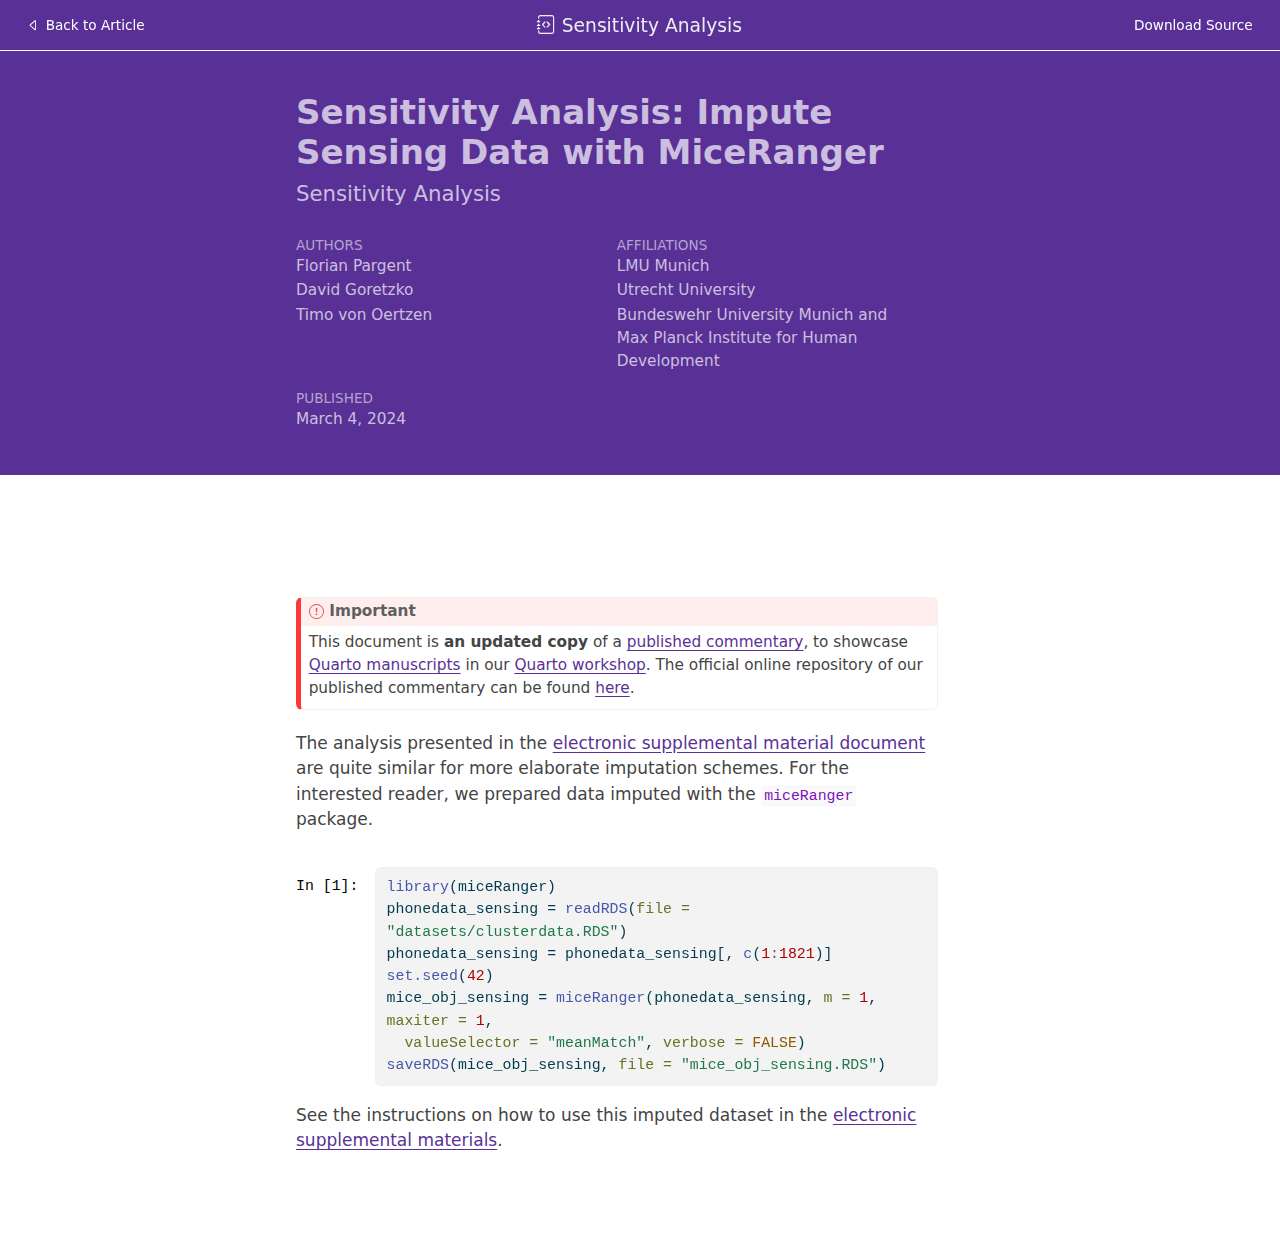
<file: sensitivity_analysis-preview.html>
<!DOCTYPE html>
<html xmlns="http://www.w3.org/1999/xhtml" lang="en" xml:lang="en"><head>
    <meta charset="utf-8">
    <meta name="generator" content="quarto-1.4.550">

    <meta name="viewport" content="width=device-width, initial-scale=1.0, user-scalable=yes">

    <meta name="author" content="Florian Pargent">
    <meta name="author" content="David Goretzko">
    <meta name="author" content="Timo von Oertzen">
    <meta name="dcterms.date" content="2024-03-04">

    <title>Sensitivity Analysis: Impute Sensing Data with MiceRanger</title>
    <style>
      code{white-space: pre-wrap;}
      span.smallcaps{font-variant: small-caps;}
      div.columns{display: flex; gap: min(4vw, 1.5em);}
      div.column{flex: auto; overflow-x: auto;}
      div.hanging-indent{margin-left: 1.5em; text-indent: -1.5em;}
      ul.task-list{list-style: none;}
      ul.task-list li input[type="checkbox"] {
        width: 0.8em;
        margin: 0 0.8em 0.2em -1em; /* quarto-specific, see https://github.com/quarto-dev/quarto-cli/issues/4556 */ 
        vertical-align: middle;
      }
      /* CSS for syntax highlighting */
      pre > code.sourceCode { white-space: pre; position: relative; }
      pre > code.sourceCode > span { line-height: 1.25; }
      pre > code.sourceCode > span:empty { height: 1.2em; }
      .sourceCode { overflow: visible; }
      code.sourceCode > span { color: inherit; text-decoration: inherit; }
      div.sourceCode { margin: 1em 0; }
      pre.sourceCode { margin: 0; }
      @media screen {
      div.sourceCode { overflow: auto; }
      }
      @media print {
      pre > code.sourceCode { white-space: pre-wrap; }
      pre > code.sourceCode > span { text-indent: -5em; padding-left: 5em; }
      }
      pre.numberSource code
        { counter-reset: source-line 0; }
      pre.numberSource code > span
        { position: relative; left: -4em; counter-increment: source-line; }
      pre.numberSource code > span > a:first-child::before
        { content: counter(source-line);
          position: relative; left: -1em; text-align: right; vertical-align: baseline;
          border: none; display: inline-block;
          -webkit-touch-callout: none; -webkit-user-select: none;
          -khtml-user-select: none; -moz-user-select: none;
          -ms-user-select: none; user-select: none;
          padding: 0 4px; width: 4em;
        }
      pre.numberSource { margin-left: 3em;  padding-left: 4px; }
      div.sourceCode
        {   }
      @media screen {
      pre > code.sourceCode > span > a:first-child::before { text-decoration: underline; }
      }
    </style>

    <style>
      body.hypothesis-enabled #quarto-embed-header {
        padding-right: 36px;
      }

      #quarto-embed-header {
        height: 3em;
        width: 100%;
        display: flex;
        justify-content: space-between;
        align-items: center;
        border-bottom: solid 1px;
      }

      #quarto-embed-header h6 {
        font-size: 1.1em;
        padding-top: 0.6em;
        margin-left: 1em;
        margin-right: 1em;
        font-weight: 400;
      }

      #quarto-embed-header a.quarto-back-link,
      #quarto-embed-header a.quarto-download-embed {
        font-size: 0.8em;
        margin-top: 1em;
        margin-bottom: 1em;
        margin-left: 1em;
        margin-right: 1em;
      }

      .quarto-back-container {
        padding-left: 0.5em;
        display: flex;
      }

      .headroom {
          will-change: transform;
          transition: transform 200ms linear;
      }

      .headroom--pinned {
          transform: translateY(0%);
      }

      .headroom--unpinned {
          transform: translateY(-100%);
      }      
    </style>

    <script>
    window.document.addEventListener("DOMContentLoaded", function () {

      var header = window.document.querySelector("#quarto-embed-header");
      const titleBannerEl = window.document.querySelector("body > #title-block-header");
      if (titleBannerEl) {
        titleBannerEl.style.paddingTop = header.clientHeight + "px";
      }
      const contentEl = window.document.getElementById('quarto-content');
      for (const child of contentEl.children) {
        child.style.paddingTop = header.clientHeight + "px";
        child.style.marginTop = "1em";
      }

      // Use the article root if the `back` call doesn't work. This isn't perfect
      // but should typically work
      window.quartoBackToArticle = () => {
        var currentUrl = window.location.href;
        window.history.back();
        setTimeout(() => {
            // if location was not changed in 100 ms, then there is no history back
            if(currentUrl === window.location.href){              
                // redirect to site root
                window.location.href = "index.html";
            }
        }, 100);
      }

      const headroom = new window.Headroom(header, {
        tolerance: 5,
        onPin: function () {
        },
        onUnpin: function () {
        },
      });
      headroom.init();
    });
    </script>

    
<script src="site_libs/manuscript-notebook/headroom.min.js"></script>
<script src="site_libs/clipboard/clipboard.min.js"></script>
<script src="site_libs/quarto-html/quarto.js"></script>
<script src="site_libs/quarto-html/popper.min.js"></script>
<script src="site_libs/quarto-html/tippy.umd.min.js"></script>
<script src="site_libs/quarto-html/anchor.min.js"></script>
<link href="site_libs/quarto-html/tippy.css" rel="stylesheet">
<link href="site_libs/quarto-html/quarto-syntax-highlighting.css" rel="stylesheet" id="quarto-text-highlighting-styles">
<script src="site_libs/bootstrap/bootstrap.min.js"></script>
<link href="site_libs/bootstrap/bootstrap-icons.css" rel="stylesheet">
<link href="site_libs/bootstrap/bootstrap.min.css" rel="stylesheet" id="quarto-bootstrap" data-mode="light">
     
      </head>

  <body class="quarto-notebook">
    <div id="quarto-embed-header" class="headroom fixed-top bg-primary">
      
      <a onclick="window.quartoBackToArticle(); return false;" class="btn btn-primary quarto-back-link" href=""><i class="bi bi-caret-left"></i> Back to Article</a>
      <h6><i class="bi bi-journal-code"></i> Sensitivity Analysis</h6>

            <a href="./sensitivity_analysis.qmd" class="btn btn-primary quarto-download-embed" download="sensitivity_analysis.qmd">Download Source</a>
          </div>

     <header id="title-block-header" class="quarto-title-block default toc-left page-columns page-full">
  <div class="quarto-title-banner page-columns page-full">
    <div class="quarto-title column-body">
      <h1 class="title">Sensitivity Analysis: Impute Sensing Data with MiceRanger</h1>
            <p class="subtitle lead">Sensitivity Analysis</p>
          </div>

    
    <div class="quarto-title-meta-container">
      <div class="quarto-title-meta-column-start">
            <div class="quarto-title-meta-author">
          <div class="quarto-title-meta-heading">Authors</div>
          <div class="quarto-title-meta-heading">Affiliations</div>
          
                <div class="quarto-title-meta-contents">
            <p class="author">Florian Pargent </p>
          </div>
                <div class="quarto-title-meta-contents">
                    <p class="affiliation">
                        LMU Munich
                      </p>
                  </div>
                      <div class="quarto-title-meta-contents">
            <p class="author">David Goretzko </p>
          </div>
                <div class="quarto-title-meta-contents">
                    <p class="affiliation">
                        Utrecht University
                      </p>
                  </div>
                      <div class="quarto-title-meta-contents">
            <p class="author">Timo von Oertzen </p>
          </div>
                <div class="quarto-title-meta-contents">
                    <p class="affiliation">
                        Bundeswehr University Munich and Max Planck Institute for Human Development
                      </p>
                  </div>
                    </div>
        
        <div class="quarto-title-meta">

                      
                <div>
            <div class="quarto-title-meta-heading">Published</div>
            <div class="quarto-title-meta-contents">
              <p class="date">March 4, 2024</p>
            </div>
          </div>
          
                
              </div>
      </div>
      <div class="quarto-title-meta-column-end quarto-other-formats-target">
      </div>
    </div>



    <div class="quarto-other-links-text-target">
    </div>  </div>
</header><div id="quarto-content" class="page-columns page-rows-contents page-layout-article toc-left">
<div id="quarto-sidebar-toc-left" class="sidebar toc-left">
  
</div>
<div id="quarto-margin-sidebar" class="sidebar margin-sidebar">
</div>
<main class="content quarto-banner-title-block" id="quarto-document-content">      

     <div class="callout callout-style-default callout-important callout-titled">
<div class="callout-header d-flex align-content-center">
<div class="callout-icon-container">
<i class="callout-icon"></i>
</div>
<div class="callout-title-container flex-fill">
Important
</div>
</div>
<div class="callout-body-container callout-body">
<p>This document is <strong>an updated copy</strong> of a <a href="https://doi.org/10.1093/jrsssb/qkad054">published commentary</a>, to showcase <a href="https://quarto.org/docs/manuscripts/">Quarto manuscripts</a> in our <a href="https://florianpargent.github.io/Quarto_LMU_OSC/">Quarto workshop</a>. The official online repository of our published commentary can be found <a href="https://osf.io/5symf/">here</a>.</p>
</div>
</div>
<p>The analysis presented in the <a href="./electronic_supplemental_material-preview.html">electronic supplemental material document</a> are quite similar for more elaborate imputation schemes. For the interested reader, we prepared data imputed with the <code>miceRanger</code> package.</p>
<div class="cell-container"><div class="cell-decorator"><pre>In [1]:</pre></div><div class="cell">
<div class="sourceCode cell-code" id="cb1"><pre class="sourceCode r code-with-copy"><code class="sourceCode r"><span id="cb1-1"><a href="#cb1-1" aria-hidden="true" tabindex="-1"></a><span class="fu">library</span>(miceRanger)</span>
<span id="cb1-2"><a href="#cb1-2" aria-hidden="true" tabindex="-1"></a>phonedata_sensing <span class="ot">=</span> <span class="fu">readRDS</span>(<span class="at">file =</span> <span class="st">"datasets/clusterdata.RDS"</span>)</span>
<span id="cb1-3"><a href="#cb1-3" aria-hidden="true" tabindex="-1"></a>phonedata_sensing <span class="ot">=</span> phonedata_sensing[, <span class="fu">c</span>(<span class="dv">1</span><span class="sc">:</span><span class="dv">1821</span>)]</span>
<span id="cb1-4"><a href="#cb1-4" aria-hidden="true" tabindex="-1"></a><span class="fu">set.seed</span>(<span class="dv">42</span>)</span>
<span id="cb1-5"><a href="#cb1-5" aria-hidden="true" tabindex="-1"></a>mice_obj_sensing <span class="ot">=</span> <span class="fu">miceRanger</span>(phonedata_sensing, <span class="at">m =</span> <span class="dv">1</span>, <span class="at">maxiter =</span> <span class="dv">1</span>, </span>
<span id="cb1-6"><a href="#cb1-6" aria-hidden="true" tabindex="-1"></a>  <span class="at">valueSelector =</span> <span class="st">"meanMatch"</span>, <span class="at">verbose =</span> <span class="cn">FALSE</span>)</span>
<span id="cb1-7"><a href="#cb1-7" aria-hidden="true" tabindex="-1"></a><span class="fu">saveRDS</span>(mice_obj_sensing, <span class="at">file =</span> <span class="st">"mice_obj_sensing.RDS"</span>)</span></code><button title="Copy to Clipboard" class="code-copy-button"><i class="bi"></i></button></pre></div>
</div></div>
<p>See the instructions on how to use this imputed dataset in the <a href="./electronic_supplemental_material-preview.html#mobile-sensing-data">electronic supplemental materials</a>.</p>
     </main>
<!-- /main column -->  <script id="quarto-html-after-body" type="application/javascript">
window.document.addEventListener("DOMContentLoaded", function (event) {
  const toggleBodyColorMode = (bsSheetEl) => {
    const mode = bsSheetEl.getAttribute("data-mode");
    const bodyEl = window.document.querySelector("body");
    if (mode === "dark") {
      bodyEl.classList.add("quarto-dark");
      bodyEl.classList.remove("quarto-light");
    } else {
      bodyEl.classList.add("quarto-light");
      bodyEl.classList.remove("quarto-dark");
    }
  }
  const toggleBodyColorPrimary = () => {
    const bsSheetEl = window.document.querySelector("link#quarto-bootstrap");
    if (bsSheetEl) {
      toggleBodyColorMode(bsSheetEl);
    }
  }
  toggleBodyColorPrimary();  
  const icon = "";
  const anchorJS = new window.AnchorJS();
  anchorJS.options = {
    placement: 'right',
    icon: icon
  };
  anchorJS.add('.anchored');
  const isCodeAnnotation = (el) => {
    for (const clz of el.classList) {
      if (clz.startsWith('code-annotation-')) {                     
        return true;
      }
    }
    return false;
  }
  const clipboard = new window.ClipboardJS('.code-copy-button', {
    text: function(trigger) {
      const codeEl = trigger.previousElementSibling.cloneNode(true);
      for (const childEl of codeEl.children) {
        if (isCodeAnnotation(childEl)) {
          childEl.remove();
        }
      }
      return codeEl.innerText;
    }
  });
  clipboard.on('success', function(e) {
    // button target
    const button = e.trigger;
    // don't keep focus
    button.blur();
    // flash "checked"
    button.classList.add('code-copy-button-checked');
    var currentTitle = button.getAttribute("title");
    button.setAttribute("title", "Copied!");
    let tooltip;
    if (window.bootstrap) {
      button.setAttribute("data-bs-toggle", "tooltip");
      button.setAttribute("data-bs-placement", "left");
      button.setAttribute("data-bs-title", "Copied!");
      tooltip = new bootstrap.Tooltip(button, 
        { trigger: "manual", 
          customClass: "code-copy-button-tooltip",
          offset: [0, -8]});
      tooltip.show();    
    }
    setTimeout(function() {
      if (tooltip) {
        tooltip.hide();
        button.removeAttribute("data-bs-title");
        button.removeAttribute("data-bs-toggle");
        button.removeAttribute("data-bs-placement");
      }
      button.setAttribute("title", currentTitle);
      button.classList.remove('code-copy-button-checked');
    }, 1000);
    // clear code selection
    e.clearSelection();
  });
  function tippyHover(el, contentFn, onTriggerFn, onUntriggerFn) {
    const config = {
      allowHTML: true,
      maxWidth: 500,
      delay: 100,
      arrow: false,
      appendTo: function(el) {
          return el.parentElement;
      },
      interactive: true,
      interactiveBorder: 10,
      theme: 'quarto',
      placement: 'bottom-start',
    };
    if (contentFn) {
      config.content = contentFn;
    }
    if (onTriggerFn) {
      config.onTrigger = onTriggerFn;
    }
    if (onUntriggerFn) {
      config.onUntrigger = onUntriggerFn;
    }
    window.tippy(el, config); 
  }
  const noterefs = window.document.querySelectorAll('a[role="doc-noteref"]');
  for (var i=0; i<noterefs.length; i++) {
    const ref = noterefs[i];
    tippyHover(ref, function() {
      // use id or data attribute instead here
      let href = ref.getAttribute('data-footnote-href') || ref.getAttribute('href');
      try { href = new URL(href).hash; } catch {}
      const id = href.replace(/^#\/?/, "");
      const note = window.document.getElementById(id);
      return note.innerHTML;
    });
  }
  const xrefs = window.document.querySelectorAll('a.quarto-xref');
  const processXRef = (id, note) => {
    // Strip column container classes
    const stripColumnClz = (el) => {
      el.classList.remove("page-full", "page-columns");
      if (el.children) {
        for (const child of el.children) {
          stripColumnClz(child);
        }
      }
    }
    stripColumnClz(note)
    if (id === null || id.startsWith('sec-')) {
      // Special case sections, only their first couple elements
      const container = document.createElement("div");
      if (note.children && note.children.length > 2) {
        container.appendChild(note.children[0].cloneNode(true));
        for (let i = 1; i < note.children.length; i++) {
          const child = note.children[i];
          if (child.tagName === "P" && child.innerText === "") {
            continue;
          } else {
            container.appendChild(child.cloneNode(true));
            break;
          }
        }
        if (window.Quarto?.typesetMath) {
          window.Quarto.typesetMath(container);
        }
        return container.innerHTML
      } else {
        if (window.Quarto?.typesetMath) {
          window.Quarto.typesetMath(note);
        }
        return note.innerHTML;
      }
    } else {
      // Remove any anchor links if they are present
      const anchorLink = note.querySelector('a.anchorjs-link');
      if (anchorLink) {
        anchorLink.remove();
      }
      if (window.Quarto?.typesetMath) {
        window.Quarto.typesetMath(note);
      }
      // TODO in 1.5, we should make sure this works without a callout special case
      if (note.classList.contains("callout")) {
        return note.outerHTML;
      } else {
        return note.innerHTML;
      }
    }
  }
  for (var i=0; i<xrefs.length; i++) {
    const xref = xrefs[i];
    tippyHover(xref, undefined, function(instance) {
      instance.disable();
      let url = xref.getAttribute('href');
      let hash = undefined; 
      if (url.startsWith('#')) {
        hash = url;
      } else {
        try { hash = new URL(url).hash; } catch {}
      }
      if (hash) {
        const id = hash.replace(/^#\/?/, "");
        const note = window.document.getElementById(id);
        if (note !== null) {
          try {
            const html = processXRef(id, note.cloneNode(true));
            instance.setContent(html);
          } finally {
            instance.enable();
            instance.show();
          }
        } else {
          // See if we can fetch this
          fetch(url.split('#')[0])
          .then(res => res.text())
          .then(html => {
            const parser = new DOMParser();
            const htmlDoc = parser.parseFromString(html, "text/html");
            const note = htmlDoc.getElementById(id);
            if (note !== null) {
              const html = processXRef(id, note);
              instance.setContent(html);
            } 
          }).finally(() => {
            instance.enable();
            instance.show();
          });
        }
      } else {
        // See if we can fetch a full url (with no hash to target)
        // This is a special case and we should probably do some content thinning / targeting
        fetch(url)
        .then(res => res.text())
        .then(html => {
          const parser = new DOMParser();
          const htmlDoc = parser.parseFromString(html, "text/html");
          const note = htmlDoc.querySelector('main.content');
          if (note !== null) {
            // This should only happen for chapter cross references
            // (since there is no id in the URL)
            // remove the first header
            if (note.children.length > 0 && note.children[0].tagName === "HEADER") {
              note.children[0].remove();
            }
            const html = processXRef(null, note);
            instance.setContent(html);
          } 
        }).finally(() => {
          instance.enable();
          instance.show();
        });
      }
    }, function(instance) {
    });
  }
      let selectedAnnoteEl;
      const selectorForAnnotation = ( cell, annotation) => {
        let cellAttr = 'data-code-cell="' + cell + '"';
        let lineAttr = 'data-code-annotation="' +  annotation + '"';
        const selector = 'span[' + cellAttr + '][' + lineAttr + ']';
        return selector;
      }
      const selectCodeLines = (annoteEl) => {
        const doc = window.document;
        const targetCell = annoteEl.getAttribute("data-target-cell");
        const targetAnnotation = annoteEl.getAttribute("data-target-annotation");
        const annoteSpan = window.document.querySelector(selectorForAnnotation(targetCell, targetAnnotation));
        const lines = annoteSpan.getAttribute("data-code-lines").split(",");
        const lineIds = lines.map((line) => {
          return targetCell + "-" + line;
        })
        let top = null;
        let height = null;
        let parent = null;
        if (lineIds.length > 0) {
            //compute the position of the single el (top and bottom and make a div)
            const el = window.document.getElementById(lineIds[0]);
            top = el.offsetTop;
            height = el.offsetHeight;
            parent = el.parentElement.parentElement;
          if (lineIds.length > 1) {
            const lastEl = window.document.getElementById(lineIds[lineIds.length - 1]);
            const bottom = lastEl.offsetTop + lastEl.offsetHeight;
            height = bottom - top;
          }
          if (top !== null && height !== null && parent !== null) {
            // cook up a div (if necessary) and position it 
            let div = window.document.getElementById("code-annotation-line-highlight");
            if (div === null) {
              div = window.document.createElement("div");
              div.setAttribute("id", "code-annotation-line-highlight");
              div.style.position = 'absolute';
              parent.appendChild(div);
            }
            div.style.top = top - 2 + "px";
            div.style.height = height + 4 + "px";
            div.style.left = 0;
            let gutterDiv = window.document.getElementById("code-annotation-line-highlight-gutter");
            if (gutterDiv === null) {
              gutterDiv = window.document.createElement("div");
              gutterDiv.setAttribute("id", "code-annotation-line-highlight-gutter");
              gutterDiv.style.position = 'absolute';
              const codeCell = window.document.getElementById(targetCell);
              const gutter = codeCell.querySelector('.code-annotation-gutter');
              gutter.appendChild(gutterDiv);
            }
            gutterDiv.style.top = top - 2 + "px";
            gutterDiv.style.height = height + 4 + "px";
          }
          selectedAnnoteEl = annoteEl;
        }
      };
      const unselectCodeLines = () => {
        const elementsIds = ["code-annotation-line-highlight", "code-annotation-line-highlight-gutter"];
        elementsIds.forEach((elId) => {
          const div = window.document.getElementById(elId);
          if (div) {
            div.remove();
          }
        });
        selectedAnnoteEl = undefined;
      };
        // Handle positioning of the toggle
    window.addEventListener(
      "resize",
      throttle(() => {
        elRect = undefined;
        if (selectedAnnoteEl) {
          selectCodeLines(selectedAnnoteEl);
        }
      }, 10)
    );
    function throttle(fn, ms) {
    let throttle = false;
    let timer;
      return (...args) => {
        if(!throttle) { // first call gets through
            fn.apply(this, args);
            throttle = true;
        } else { // all the others get throttled
            if(timer) clearTimeout(timer); // cancel #2
            timer = setTimeout(() => {
              fn.apply(this, args);
              timer = throttle = false;
            }, ms);
        }
      };
    }
      // Attach click handler to the DT
      const annoteDls = window.document.querySelectorAll('dt[data-target-cell]');
      for (const annoteDlNode of annoteDls) {
        annoteDlNode.addEventListener('click', (event) => {
          const clickedEl = event.target;
          if (clickedEl !== selectedAnnoteEl) {
            unselectCodeLines();
            const activeEl = window.document.querySelector('dt[data-target-cell].code-annotation-active');
            if (activeEl) {
              activeEl.classList.remove('code-annotation-active');
            }
            selectCodeLines(clickedEl);
            clickedEl.classList.add('code-annotation-active');
          } else {
            // Unselect the line
            unselectCodeLines();
            clickedEl.classList.remove('code-annotation-active');
          }
        });
      }
  const findCites = (el) => {
    const parentEl = el.parentElement;
    if (parentEl) {
      const cites = parentEl.dataset.cites;
      if (cites) {
        return {
          el,
          cites: cites.split(' ')
        };
      } else {
        return findCites(el.parentElement)
      }
    } else {
      return undefined;
    }
  };
  var bibliorefs = window.document.querySelectorAll('a[role="doc-biblioref"]');
  for (var i=0; i<bibliorefs.length; i++) {
    const ref = bibliorefs[i];
    const citeInfo = findCites(ref);
    if (citeInfo) {
      tippyHover(citeInfo.el, function() {
        var popup = window.document.createElement('div');
        citeInfo.cites.forEach(function(cite) {
          var citeDiv = window.document.createElement('div');
          citeDiv.classList.add('hanging-indent');
          citeDiv.classList.add('csl-entry');
          var biblioDiv = window.document.getElementById('ref-' + cite);
          if (biblioDiv) {
            citeDiv.innerHTML = biblioDiv.innerHTML;
          }
          popup.appendChild(citeDiv);
        });
        return popup.innerHTML;
      });
    }
  }
});
</script>  </div> <!-- /content --> 
  
</body></html>
</file>
<file: site_libs/quarto-html/tippy.css>
.tippy-box[data-animation=fade][data-state=hidden]{opacity:0}[data-tippy-root]{max-width:calc(100vw - 10px)}.tippy-box{position:relative;background-color:#333;color:#fff;border-radius:4px;font-size:14px;line-height:1.4;white-space:normal;outline:0;transition-property:transform,visibility,opacity}.tippy-box[data-placement^=top]>.tippy-arrow{bottom:0}.tippy-box[data-placement^=top]>.tippy-arrow:before{bottom:-7px;left:0;border-width:8px 8px 0;border-top-color:initial;transform-origin:center top}.tippy-box[data-placement^=bottom]>.tippy-arrow{top:0}.tippy-box[data-placement^=bottom]>.tippy-arrow:before{top:-7px;left:0;border-width:0 8px 8px;border-bottom-color:initial;transform-origin:center bottom}.tippy-box[data-placement^=left]>.tippy-arrow{right:0}.tippy-box[data-placement^=left]>.tippy-arrow:before{border-width:8px 0 8px 8px;border-left-color:initial;right:-7px;transform-origin:center left}.tippy-box[data-placement^=right]>.tippy-arrow{left:0}.tippy-box[data-placement^=right]>.tippy-arrow:before{left:-7px;border-width:8px 8px 8px 0;border-right-color:initial;transform-origin:center right}.tippy-box[data-inertia][data-state=visible]{transition-timing-function:cubic-bezier(.54,1.5,.38,1.11)}.tippy-arrow{width:16px;height:16px;color:#333}.tippy-arrow:before{content:"";position:absolute;border-color:transparent;border-style:solid}.tippy-content{position:relative;padding:5px 9px;z-index:1}
</file>
<file: site_libs/quarto-html/quarto-syntax-highlighting.css>
/* quarto syntax highlight colors */
:root {
  --quarto-hl-ot-color: #003B4F;
  --quarto-hl-at-color: #657422;
  --quarto-hl-ss-color: #20794D;
  --quarto-hl-an-color: #5E5E5E;
  --quarto-hl-fu-color: #4758AB;
  --quarto-hl-st-color: #20794D;
  --quarto-hl-cf-color: #003B4F;
  --quarto-hl-op-color: #5E5E5E;
  --quarto-hl-er-color: #AD0000;
  --quarto-hl-bn-color: #AD0000;
  --quarto-hl-al-color: #AD0000;
  --quarto-hl-va-color: #111111;
  --quarto-hl-bu-color: inherit;
  --quarto-hl-ex-color: inherit;
  --quarto-hl-pp-color: #AD0000;
  --quarto-hl-in-color: #5E5E5E;
  --quarto-hl-vs-color: #20794D;
  --quarto-hl-wa-color: #5E5E5E;
  --quarto-hl-do-color: #5E5E5E;
  --quarto-hl-im-color: #00769E;
  --quarto-hl-ch-color: #20794D;
  --quarto-hl-dt-color: #AD0000;
  --quarto-hl-fl-color: #AD0000;
  --quarto-hl-co-color: #5E5E5E;
  --quarto-hl-cv-color: #5E5E5E;
  --quarto-hl-cn-color: #8f5902;
  --quarto-hl-sc-color: #5E5E5E;
  --quarto-hl-dv-color: #AD0000;
  --quarto-hl-kw-color: #003B4F;
}

/* other quarto variables */
:root {
  --quarto-font-monospace: SFMono-Regular, Menlo, Monaco, Consolas, "Liberation Mono", "Courier New", monospace;
}

pre > code.sourceCode > span {
  color: #003B4F;
}

code span {
  color: #003B4F;
}

code.sourceCode > span {
  color: #003B4F;
}

div.sourceCode,
div.sourceCode pre.sourceCode {
  color: #003B4F;
}

code span.ot {
  color: #003B4F;
  font-style: inherit;
}

code span.at {
  color: #657422;
  font-style: inherit;
}

code span.ss {
  color: #20794D;
  font-style: inherit;
}

code span.an {
  color: #5E5E5E;
  font-style: inherit;
}

code span.fu {
  color: #4758AB;
  font-style: inherit;
}

code span.st {
  color: #20794D;
  font-style: inherit;
}

code span.cf {
  color: #003B4F;
  font-style: inherit;
}

code span.op {
  color: #5E5E5E;
  font-style: inherit;
}

code span.er {
  color: #AD0000;
  font-style: inherit;
}

code span.bn {
  color: #AD0000;
  font-style: inherit;
}

code span.al {
  color: #AD0000;
  font-style: inherit;
}

code span.va {
  color: #111111;
  font-style: inherit;
}

code span.bu {
  font-style: inherit;
}

code span.ex {
  font-style: inherit;
}

code span.pp {
  color: #AD0000;
  font-style: inherit;
}

code span.in {
  color: #5E5E5E;
  font-style: inherit;
}

code span.vs {
  color: #20794D;
  font-style: inherit;
}

code span.wa {
  color: #5E5E5E;
  font-style: italic;
}

code span.do {
  color: #5E5E5E;
  font-style: italic;
}

code span.im {
  color: #00769E;
  font-style: inherit;
}

code span.ch {
  color: #20794D;
  font-style: inherit;
}

code span.dt {
  color: #AD0000;
  font-style: inherit;
}

code span.fl {
  color: #AD0000;
  font-style: inherit;
}

code span.co {
  color: #5E5E5E;
  font-style: inherit;
}

code span.cv {
  color: #5E5E5E;
  font-style: italic;
}

code span.cn {
  color: #8f5902;
  font-style: inherit;
}

code span.sc {
  color: #5E5E5E;
  font-style: inherit;
}

code span.dv {
  color: #AD0000;
  font-style: inherit;
}

code span.kw {
  color: #003B4F;
  font-style: inherit;
}

.prevent-inlining {
  content: "</";
}

/*# sourceMappingURL=debc5d5d77c3f9108843748ff7464032.css.map */
</file>
